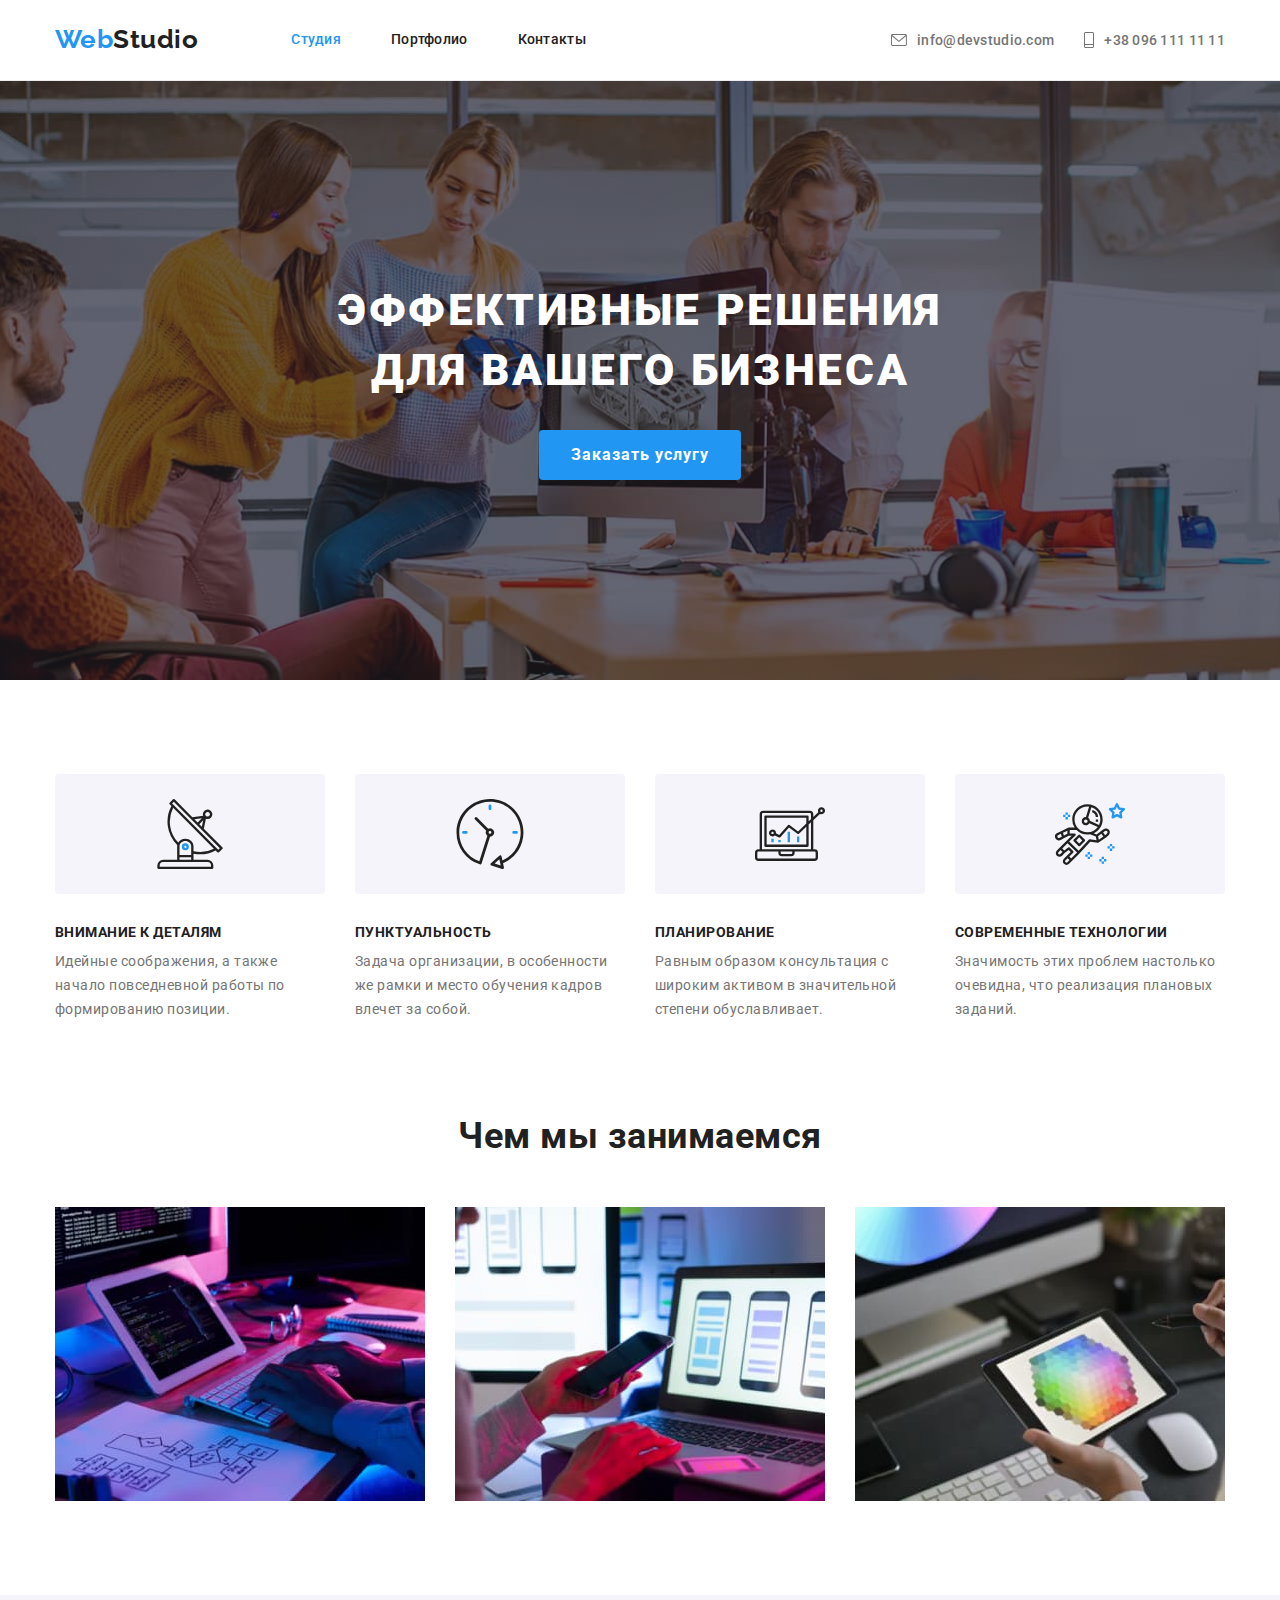
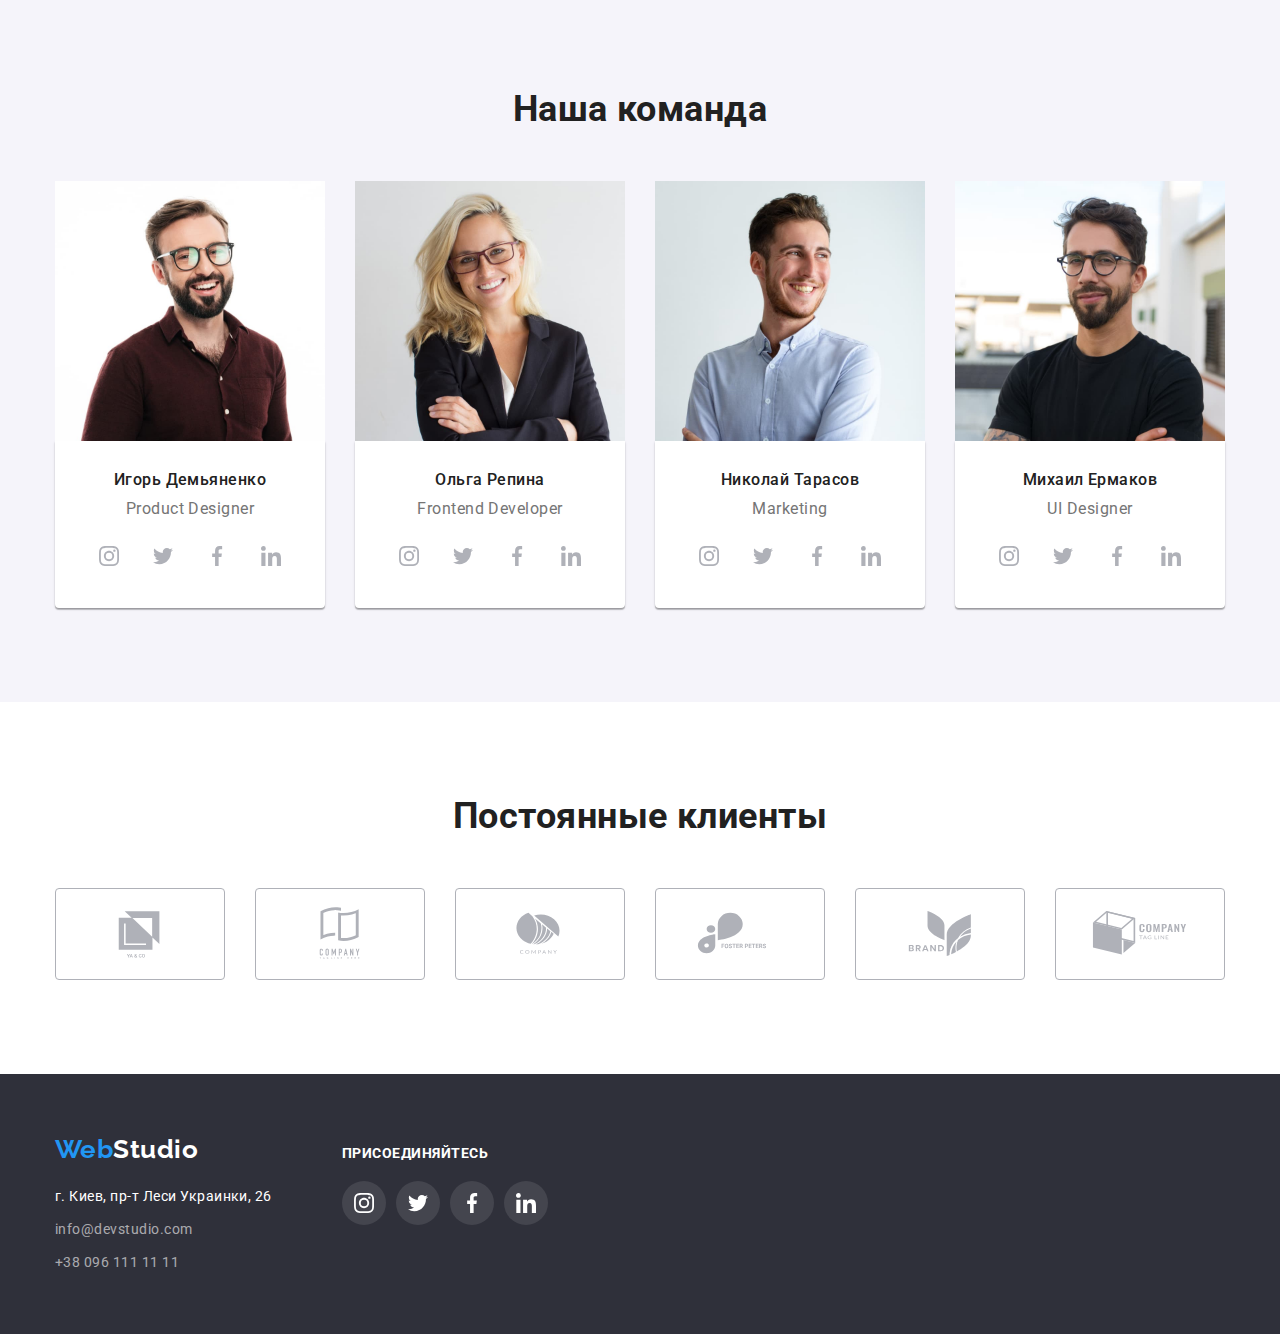
<file: index.html>
<!DOCTYPE html>
<html lang="ru">
  <head>
    <meta charset="UTF-8" />
    <meta http-equiv="X-UA-Compatible" content="IE=edge" />
    <meta name="viewport" content="width=device-width, initial-scale=1.0" />
    <title>Document</title>
    <link rel="preconnect" href="https://fonts.googleapis.com" />
    <link rel="preconnect" href="https://fonts.gstatic.com" crossorigin />
    <link
      href="https://fonts.googleapis.com/css2?family=Raleway:wght@700&family=Roboto:wght@400;500;700;900&display=swap"
      rel="stylesheet"
    />
    <link rel="stylesheet" href="./css/modern-normalize.css" />
    <link rel="stylesheet" href="./css/styles.css" />
  </head>
  <body class="page">
    <!--Шапка-->
    <header class="header">
      <div class="container header-conteiner">
        <a class="link logo" href="./">
          <span class="logo-web">Web</span><span class="logo-header-studio">Studio</span>
        </a>

        <nav class="nav">
          <ul class="list site-nav">
            <li class="item">
              <a class="link current" href="./index.html">Студия</a>
            </li>
            <li class="item">
              <a class="link" href="./portfolio.html">Портфолио</a>
            </li>
            <li class="item">
              <a class="link" href="#">Контакты</a>
            </li>
          </ul>
        </nav>

        <ul class="list header-contacts">
          <li class="item header-contacts-item">
            <a class="link header-contacts-link" href="mailto:info@devstudio.com">
              <svg class="icon contacts-icon mail" width="16" height="12">
                <use href="./images/icons.svg#icon-envelope"></use>
              </svg>
              info@devstudio.com</a
            >
          </li>
          <li class="item header-contacts-item">
            <a class="link header-contacts-link" href="tel:+380961111111">
              <svg class="icon contacts-icon tel" width="10" height="16">
                <use href="./images/icons.svg#icon-Vector"></use>
              </svg>
              +38 096 111 11 11</a
            >
          </li>
        </ul>
      </div>
    </header>
    <main>
      <!--Герой-->
      <section class="hero">
        <h1 class="hero-title">Эффективные решения для вашего бизнеса</h1>
        <button class="button primary active" type="button">Заказать услугу</button>
      </section>
      <!--Особенности-->
      <section class="section feature">
        <div class="container">
          <h2 class="section-title visually-hidden">Особенности</h2>
          <ul class="list feature-list">
            <li class="item">
              <div class="thumb">
                <svg class="icon feature-icon" width="70" height="70">
                  <use href="./images/icons.svg#icon-antenna"></use>
                </svg>
              </div>
              <h3 class="feature-title">Внимание к деталям</h3>
              <p class="feature-text">
                Идейные соображения, а также начало повседневной работы по формированию позиции.
              </p>
            </li>
            <li class="item">
              <div class="thumb">
                <svg class="icon feature-icon" width="70" height="70">
                  <use href="./images/icons.svg#icon-clock"></use>
                </svg>
              </div>
              <h3 class="feature-title">Пунктуальность</h3>
              <p class="feature-text">
                Задача организации, в особенности же рамки и место обучения кадров влечет за собой.
              </p>
            </li>
            <li class="item">
              <div class="thumb">
                <svg class="icon feature-icon" width="70" height="70">
                  <use href="./images/icons.svg#icon-diagram"></use>
                </svg>
              </div>
              <h3 class="feature-title">Планирование</h3>
              <p class="feature-text">
                Равным образом консультация с широким активом в значительной степени обуславливает.
              </p>
            </li>
            <li class="item">
              <div class="thumb">
                <svg class="icon feature-icon" width="70" height="70">
                  <use href="./images/icons.svg#icon-astronaut"></use>
                </svg>
              </div>
              <h3 class="feature-title">Современные технологии</h3>
              <p class="feature-text">
                Значимость этих проблем настолько очевидна, что реализация плановых заданий.
              </p>
            </li>
          </ul>
        </div>
      </section>
      <!--Чем мы занимаемся-->
      <section class="section work">
        <div class="container">
          <h2 class="section-title">Чем мы занимаемся</h2>
          <ul class="list work-list">
            <li class="item">
              <img src="./images/img1.jpg" alt="Стол с компьютерами" width="370" height="294" />
            </li>

            <li class="item">
              <img src="./images/img2.jpg" alt="На столе ноутбук " width="370" height="294" />
            </li>

            <li class="item">
              <img src="./images/img3.jpg" alt="Руки держат планшет" width="370" height="294" />
            </li>
          </ul>
        </div>
      </section>
      <!--Наша команда-->
      <section class="section team">
        <div class="container">
          <h2 class="section-title">Наша команда</h2>
          <ul class="list team-list">
            <li class="item team-item">
              <img
                src="./images/foto1.jpg"
                alt="Мужчина в очках и коричневой рубашке"
                width="270"
                height="260"
              />
              <div class="worker">
                <h3 class="team-title">Игорь Демьяненко</h3>
                <p class="team-text" lang="en">Product Designer</p>
                <ul class="list social-list">
                  <li class="item social-item">
                    <a class="social-link" href="#">
                      <svg class="icon social-icon" width="20" height="20">
                        <use href="./images/icons.svg#icon-instagram"></use>
                      </svg>
                    </a>
                  </li>
                  <li class="item social-item">
                    <a class="social-link" href="#">
                      <svg class="icon social-icon" width="20" height="20">
                        <use href="./images/icons.svg#icon-twitter"></use>
                      </svg>
                    </a>
                  </li>
                  <li class="item social-item">
                    <a class="social-link" href="#">
                      <svg class="icon social-icon" width="20" height="20">
                        <use href="./images/icons.svg#icon-facebook"></use>
                      </svg>
                    </a>
                  </li>
                  <li class="item social-item">
                    <a class="social-link" href="#">
                      <svg class="icon social-icon" width="20" height="20">
                        <use href="./images/icons.svg#icon-linkedin"></use>
                      </svg>
                    </a>
                  </li>
                </ul>
              </div>
            </li>

            <li class="item team-item">
              <img
                src="./images/foto2.jpg"
                alt="Девушка блондинка в очках и черном пиджаке"
                width="270"
                height="260"
              />
              <div class="worker">
                <h3 class="team-title">Ольга Репина</h3>
                <p class="team-text" lang="en">Frontend Developer</p>
                <ul class="list social-list">
                  <li class="item social-item">
                    <a class="social-link" href="#">
                      <svg class="icon social-icon" width="20" height="20">
                        <use href="./images/icons.svg#icon-instagram"></use>
                      </svg>
                    </a>
                  </li>
                  <li class="item social-item">
                    <a class="social-link" href="#">
                      <svg class="icon social-icon" width="20" height="20">
                        <use href="./images/icons.svg#icon-twitter"></use>
                      </svg>
                    </a>
                  </li>
                  <li class="item social-item">
                    <a class="social-link" href="#">
                      <svg class="icon social-icon" width="20" height="20">
                        <use href="./images/icons.svg#icon-facebook"></use>
                      </svg>
                    </a>
                  </li>
                  <li class="item social-item">
                    <a class="social-link" href="#">
                      <svg class="icon social-icon" width="20" height="20">
                        <use href="./images/icons.svg#icon-linkedin"></use>
                      </svg>
                    </a>
                  </li>
                </ul>
              </div>
            </li>

            <li class="item team-item">
              <img
                src="./images/foto3.jpg"
                alt="Улыбающийся парень в белой рубашке"
                width="270"
                height="260"
              />
              <div class="worker">
                <h3 class="team-title">Николай Тарасов</h3>
                <p class="team-text" lang="en">Marketing</p>
                <ul class="list social-list">
                  <li class="item social-item">
                    <a class="social-link" href="#">
                      <svg class="icon social-icon" width="20" height="20">
                        <use href="./images/icons.svg#icon-instagram"></use>
                      </svg>
                    </a>
                  </li>
                  <li class="item social-item">
                    <a class="social-link" href="#">
                      <svg class="icon social-icon" width="20" height="20">
                        <use href="./images/icons.svg#icon-twitter"></use>
                      </svg>
                    </a>
                  </li>
                  <li class="item social-item">
                    <a class="social-link" href="#">
                      <svg class="icon social-icon" width="20" height="20">
                        <use href="./images/icons.svg#icon-facebook"></use>
                      </svg>
                    </a>
                  </li>
                  <li class="item social-item">
                    <a class="social-link" href="#">
                      <svg class="icon social-icon" width="20" height="20">
                        <use href="./images/icons.svg#icon-linkedin"></use>
                      </svg>
                    </a>
                  </li>
                </ul>
              </div>
            </li>

            <li class="item team-item">
              <img
                src="./images/foto4.jpg"
                alt="Парень в очьках и черной футболке"
                width="270"
                height="260"
              />
              <div class="worker">
                <h3 class="team-title">Михаил Ермаков</h3>
                <p class="team-text" lang="en">UI Designer</p>
                <ul class="list social-list">
                  <li class="item social-item">
                    <a class="social-link" href="#">
                      <svg class="icon social-icon" width="20" height="20">
                        <use href="./images/icons.svg#icon-instagram"></use>
                      </svg>
                    </a>
                  </li>
                  <li class="item social-item">
                    <a class="social-link" href="#">
                      <svg class="icon social-icon" width="20" height="20">
                        <use href="./images/icons.svg#icon-twitter"></use>
                      </svg>
                    </a>
                  </li>
                  <li class="item social-item">
                    <a class="social-link" href="#">
                      <svg class="icon social-icon" width="20" height="20">
                        <use href="./images/icons.svg#icon-facebook"></use>
                      </svg>
                    </a>
                  </li>
                  <li class="item social-item">
                    <a class="social-link" href="#">
                      <svg class="icon social-icon" width="20" height="20">
                        <use href="./images/icons.svg#icon-linkedin"></use>
                      </svg>
                    </a>
                  </li>
                </ul>
              </div>
            </li>
          </ul>
        </div>
      </section>
      <!--Постоянные клиенты-->
      <section class="section clients">
        <div class="container">
          <h2 class="section-title">Постоянные клиенты</h2>
          <ul class="list clients-list">
            <li class="item clients-item">
              <a class="clients-link" href="#">
                <svg class="clients-logo" width="106" height="60">
                  <use href="./images/icons.svg#icon-Logo-1"></use>
                </svg>
              </a>
            </li>
            <li class="item clients-item">
              <a class="clients-link" href="#">
                <svg class="clients-logo" width="106" height="60">
                  <use href="./images/icons.svg#icon-Logo-2"></use>
                </svg>
              </a>
            </li>
            <li class="item clients-item">
              <a class="clients-link" href="#">
                <svg class="clients-logo" width="106" height="60">
                  <use href="./images/icons.svg#icon-Logo-3"></use>
                </svg>
              </a>
            </li>
            <li class="item clients-item">
              <a class="clients-link" href="#">
                <svg class="clients-logo" width="106" height="60">
                  <use href="./images/icons.svg#icon-Logo-4"></use>
                </svg>
              </a>
            </li>
            <li class="item clients-item">
              <a class="clients-link" href="#">
                <svg class="clients-logo" width="106" height="60">
                  <use href="./images/icons.svg#icon-Logo-5"></use>
                </svg>
              </a>
            </li>
            <li class="item clients-item">
              <a class="clients-link" href="#">
                <svg class="clients-logo" width="106" height="60">
                  <use href="./images/icons.svg#icon-Logo-6"></use>
                </svg>
              </a>
            </li>
          </ul>
        </div>
      </section>
    </main>
    <!--Подвал-->
    <footer class="footer">
      <div class="container footer-container">
        <div class="address-container">
          <a class="link logo logo-footer" href="/">
            <span class="logo-web">Web</span><span class="logo-footer-studio">Studio</span>
          </a>
          <address class="address">
            <ul class="list address-list">
              <li class="item">
                <a
                  class="link map"
                  href="https://goo.gl/maps/SrT422fcNvHd7DhB6"
                  target="_blank"
                  rel="noopener noreferrer"
                  >г. Киев, пр-т Леси Украинки, 26
                </a>
              </li>
              <li class="item">
                <a class="link footer-contacts" href="mailto:info@devstudio.com"
                  >info@devstudio.com</a
                >
              </li>
              <li class="item">
                <a class="link footer-contacts" href="tel:+380961111111">+38 096 111 11 11</a>
              </li>
            </ul>
          </address>
        </div>
        <div class="footer-social">
          <h3 class="social-title">Присоединяйтесь</h3>
          <ul class="list footer-social-list">
            <li class="item footer-social-item">
              <a class="footer-social-link" href="#">
                <svg class="icon footer-social-icon" width="20" height="20">
                  <use href="./images/icons.svg#icon-instagram"></use>
                </svg>
              </a>
            </li>
            <li class="item footer-social-item">
              <a class="footer-social-link" href="#">
                <svg class="icon footer-social-icon" width="20" height="20">
                  <use href="./images/icons.svg#icon-twitter"></use>
                </svg>
              </a>
            </li>
            <li class="item footer-social-item">
              <a class="footer-social-link" href="#">
                <svg class="icon footer-social-icon" width="20" height="20">
                  <use href="./images/icons.svg#icon-facebook"></use>
                </svg>
              </a>
            </li>
            <li class="item footer-social-item">
              <a class="footer-social-link" href="#">
                <svg class="icon footer-social-icon" width="20" height="20">
                  <use href="./images/icons.svg#icon-linkedin"></use>
                </svg>
              </a>
            </li>
          </ul>
        </div>
      </div>
    </footer>
  </body>
</html>
</file>
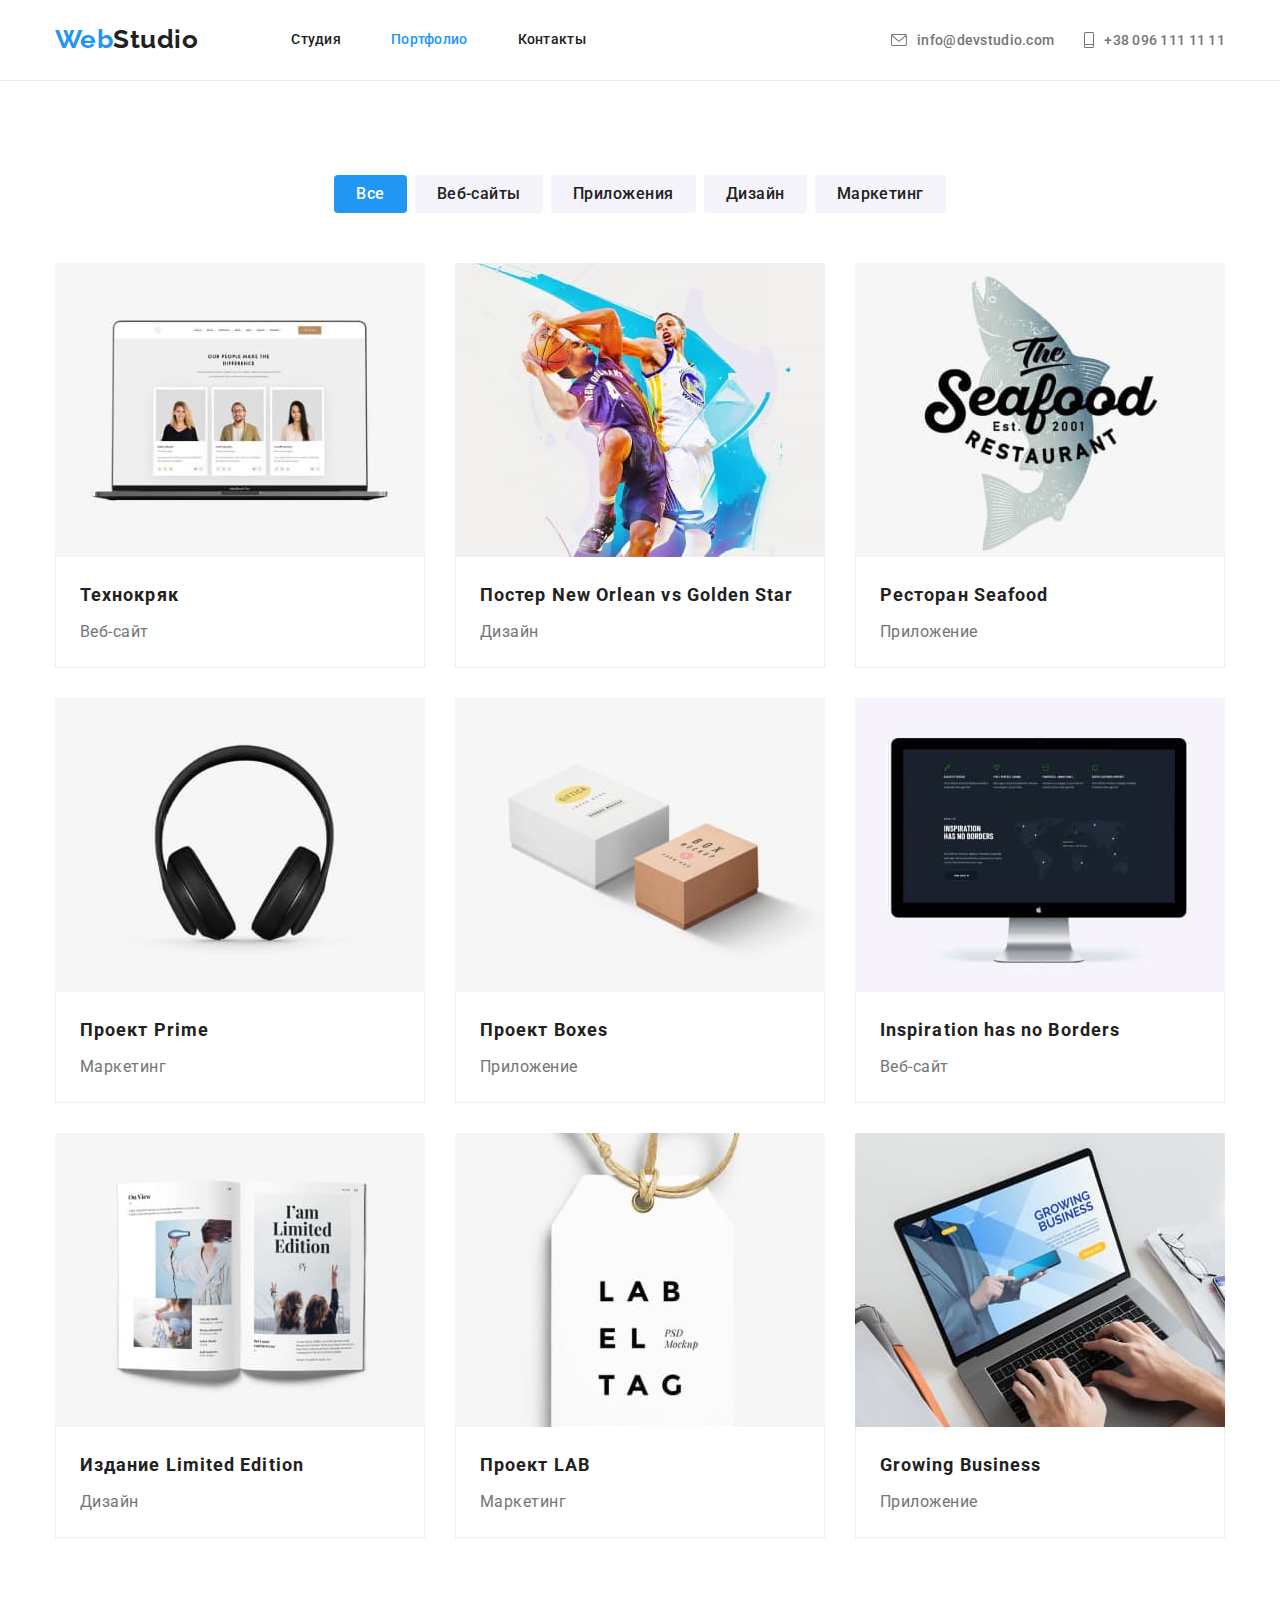
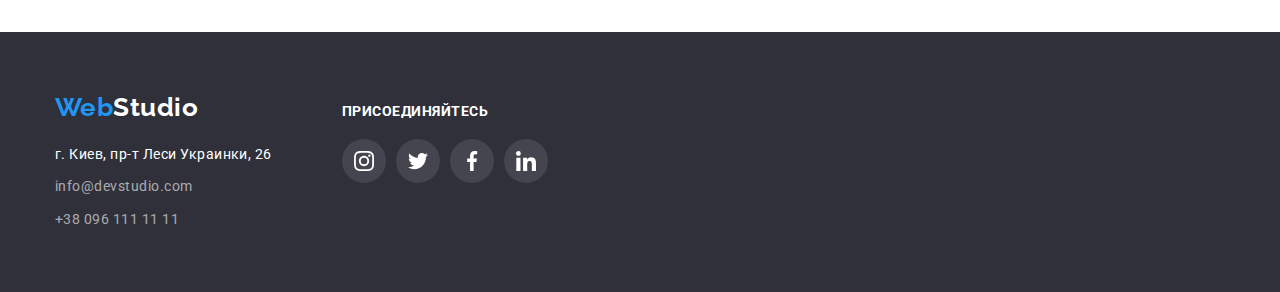
<file: portfolio.html>
<!DOCTYPE html>
<html lang="ru">
  <head>
    <meta charset="UTF-8" />
    <meta http-equiv="X-UA-Compatible" content="IE=edge" />
    <meta name="viewport" content="width=device-width, initial-scale=1.0" />
    <title>Document</title>
    <link rel="preconnect" href="https://fonts.googleapis.com" />
    <link rel="preconnect" href="https://fonts.gstatic.com" crossorigin />
    <link
      href="https://fonts.googleapis.com/css2?family=Raleway:wght@700&family=Roboto:wght@400;500;700;900&display=swap"
      rel="stylesheet"
    />
    <link rel="stylesheet" href="./css/modern-normalize.css" />
    <link rel="stylesheet" href="./css/styles.css" />
  </head>
  <body>
    <!--Шапка-->
    <header class="header">
      <div class="container header-conteiner">
        <a class="link logo" href="./">
          <span class="logo-web">Web</span><span class="logo-header-studio">Studio</span>
        </a>

        <nav class="nav">
          <ul class="list site-nav">
            <li class="item">
              <a class="link" href="./index.html">Студия</a>
            </li>
            <li class="item">
              <a class="link current" href="./portfolio.html">Портфолио</a>
            </li>
            <li class="item">
              <a class="link" href="#">Контакты</a>
            </li>
          </ul>
        </nav>

        <ul class="list header-contacts">
          <li class="item header-contacts-item">
            <a class="link header-contacts-link" href="mailto:info@devstudio.com">
              <svg class="icon contacts-icon mail" width="16" height="12">
                <use href="./images/icons.svg#icon-envelope"></use>
              </svg>
              info@devstudio.com</a
            >
          </li>
          <li class="item header-contacts-item">
            <a class="link header-contacts-link" href="tel:+380961111111">
              <svg class="icon contacts-icon tel" width="10" height="16">
                <use href="./images/icons.svg#icon-Vector"></use>
              </svg>
              +38 096 111 11 11</a
            >
          </li>
        </ul>
      </div>
    </header>
    <main>
      <section class="section portfolio">
        <div class="container">
          <h1 class="portfolio title visually-hidden">Наши работы</h1>
          <ul class="list filter-list">
            <li class="item filter-item">
              <button class="button primary" type="button">Все</button>
            </li>
            <li class="item filter-item">
              <button class="button secondary" type="button">Веб-сайты</button>
            </li>
            <li class="item filter-item">
              <button class="button secondary" type="button">Приложения</button>
            </li>
            <li class="item filter-item">
              <button class="button secondary" type="button">Дизайн</button>
            </li>
            <li class="item filter-item">
              <button class="button secondary" type="button">Маркетинг</button>
            </li>
          </ul>

          <ul class="list portfolio-list">
            <li class="item portfolio-item">
              <a class="link" href="#">
                <img
                  src="./images/project-tekhnokryak.jpg"
                  alt="Ноутбук"
                  width="370"
                  height="294"
                />
                <div class="project">
                  <h2 class="portfolio-title">Технокряк</h2>
                  <p class="portfolio-text">Веб-сайт</p>
                </div>
              </a>
            </li>

            <li class="item portfolio-item">
              <a class="link" href="#">
                <img
                  src="./images/project-poster.jpg"
                  alt="Баскетболисты"
                  width="370"
                  height="294"
                />
                <div class="project">
                  <h2 class="portfolio-title">
                    Постер <span lang="en">New Orlean vs Golden Star</span>
                  </h2>
                  <p class="portfolio-text">Дизайн</p>
                </div>
              </a>
            </li>

            <li class="item portfolio-item">
              <a class="link" href="#">
                <img src="./images/project-seafood.jpg" alt="Рыба" width="370" height="294" />
                <div class="project">
                  <h2 class="portfolio-title">Ресторан <span lang="en">Seafood</span></h2>
                  <p class="portfolio-text">Приложение</p>
                </div>
              </a>
            </li>

            <li class="item portfolio-item">
              <a class="link" href="#">
                <img src="./images/project-prime.jpg" alt="Наушники" width="370" height="294" />
                <div class="project">
                  <h2 class="portfolio-title">Проект <span lang="en">Prime</span></h2>
                  <p class="portfolio-text">Маркетинг</p>
                </div>
              </a>
            </li>

            <li class="item portfolio-item">
              <a class="link" href="#">
                <img src="./images/project-boxes.jpg" alt="Коробки" width="370" height="294" />
                <div class="project">
                  <h2 class="portfolio-title">Проект <span lang="en">Boxes</span></h2>
                  <p class="portfolio-text">Приложение</p>
                </div>
              </a>
            </li>

            <li class="item portfolio-item">
              <a class="link" href="#">
                <img src="./images/project-inspirat.jpg" alt="Компьютер" width="370" height="294" />
                <div class="project">
                  <h2 class="portfolio-title" lang="en">Inspiration has no Borders</h2>
                  <p class="portfolio-text">Веб-сайт</p>
                </div>
              </a>
            </li>

            <li class="item portfolio-item">
              <a class="link" href="#">
                <img src="./images/project-limited.jpg" alt="Книга" width="370" height="294" />
                <div class="project">
                  <h2 class="portfolio-title">Издание <span lang="en">Limited Edition</span></h2>
                  <p class="portfolio-text">Дизайн</p>
                </div>
              </a>
            </li>

            <li class="item portfolio-item">
              <a class="link" href="#">
                <img src="./images/project-lab.jpg" alt="Лейбл" width="370" height="294" />
                <div class="project">
                  <h2 class="portfolio-title">Проект <span lang="en">LAB</span></h2>
                  <p class="portfolio-text">Маркетинг</p>
                </div>
              </a>
            </li>

            <li class="item portfolio-item">
              <a class="link" href="#">
                <img src="./images/project-growing.jpg" alt="Лэптоп" width="370" height="294" />
                <div class="project">
                  <h2 class="portfolio-title" lang="en">Growing Business</h2>
                  <p class="portfolio-text">Приложение</p>
                </div>
              </a>
            </li>
          </ul>
        </div>
      </section>
    </main>
    <!--Подвал-->
    <footer class="footer">
      <div class="container footer-container">
        <div class="address-container">
          <a class="link logo logo-footer" href="/">
            <span class="logo-web">Web</span><span class="logo-footer-studio">Studio</span>
          </a>
          <address class="address">
            <ul class="list address-list">
              <li class="item">
                <a
                  class="link map"
                  href="https://goo.gl/maps/SrT422fcNvHd7DhB6"
                  target="_blank"
                  rel="noopener noreferrer"
                  >г. Киев, пр-т Леси Украинки, 26
                </a>
              </li>
              <li class="item">
                <a class="link footer-contacts" href="mailto:info@devstudio.com"
                  >info@devstudio.com</a
                >
              </li>
              <li class="item">
                <a class="link footer-contacts" href="tel:+380961111111">+38 096 111 11 11</a>
              </li>
            </ul>
          </address>
        </div>
        <div class="footer-social">
          <h3 class="social-title">Присоединяйтесь</h3>
          <ul class="list footer-social-list">
            <li class="item footer-social-item">
              <a class="footer-social-link" href="#">
                <svg class="icon footer-social-icon" width="20" height="20">
                  <use href="./images/icons.svg#icon-instagram"></use>
                </svg>
              </a>
            </li>
            <li class="item footer-social-item">
              <a class="footer-social-link" href="#">
                <svg class="icon footer-social-icon" width="20" height="20">
                  <use href="./images/icons.svg#icon-twitter"></use>
                </svg>
              </a>
            </li>
            <li class="item footer-social-item">
              <a class="footer-social-link" href="#">
                <svg class="icon footer-social-icon" width="20" height="20">
                  <use href="./images/icons.svg#icon-facebook"></use>
                </svg>
              </a>
            </li>
            <li class="item footer-social-item">
              <a class="footer-social-link" href="#">
                <svg class="icon footer-social-icon" width="20" height="20">
                  <use href="./images/icons.svg#icon-linkedin"></use>
                </svg>
              </a>
            </li>
          </ul>
        </div>
      </div>
    </footer>
  </body>
</html>
</file>
<file: css/styles.css>
:root {
  --primary-text-color: #757575;
  --title-text-color: #212121;
  --accent-color: #2196f3;
  --white-color: #ffffff;
  --dark-background-color: #2f303a;
  --secondary-background-color: #f5f4fa;
  --footer-contacts-color: rgba(255, 255, 255, 0.6);
  --button-primary-hover: #188ce8;
  --border-bottom-color: #ececec;
  --border-project: #eeeeee;
  --color-icon: #afb1b8;
}

p,
h1,
h2,
h3,
h4,
h5,
h6 {
  margin: 0;
}

ul {
  margin: 0;
  padding: 0;
}

body {
  background: var(--white-color);
  color: var(--primary-text-color);
  font-family: Roboto, sans-serif;
  letter-spacing: 0.03em;
}

.link {
  text-decoration: none;
}

.list {
  padding: 0;
  margin: 0;

  list-style: none;
}

.visually-hidden {
  position: absolute;
  width: 1px;
  height: 1px;
  margin: -1px;
  border: 0;
  padding: 0;
  clip: rect(0 0 0 0);
  overflow: hidden;
}

img {
  display: block;
  max-width: 100%;
}

/* Container */
.container {
  width: 1200px;
  padding-right: 15px;
  padding-left: 15px;
  margin-right: auto;
  margin-left: auto;
}

/* Header */
.header {
  padding-top: 24px;
  padding-bottom: 25px;
  border-bottom: 1px solid var(--border-bottom-color);
}
.header-conteiner {
  display: flex;
  align-items: center;
}

/* Logo */
.logo {
  font-family: Raleway, sans-serif;
  font-weight: bold;
  font-size: 26px;
  line-height: 1.2;
}
.logo-web {
  color: var(--accent-color);
}
.logo-header-studio {
  color: var(--title-text-color);
}
.logo-footer-studio {
  color: var(--white-color);
}

/* Site nav */
.nav {
  display: flex;
}
.site-nav {
  display: flex;
  margin-left: 93px;
}
.site-nav .item:not(:last-child) {
  margin-right: 50px;
}
.site-nav .link {
  padding-top: 32px;
  padding-bottom: 32px;

  color: var(--title-text-color);
  font-weight: 500;
  font-size: 14px;
  line-height: 1.15;
  letter-spacing: 0.02em;
}
.site-nav .link:hover,
.site-nav .link:focus {
  color: var(--accent-color);
}
.site-nav .link.current {
  color: var(--accent-color);
}

/*Header contacts*/
.header-contacts {
  display: flex;
  margin-left: auto;
}
.header-contacts-item {
  display: flex;
  align-items: center;
  height: 16px;
}
.header-contacts-item:not(:last-child) {
  margin-right: 30px;
}
.header-contacts-link {
  display: flex;
  align-items: center;
  padding-top: 32px;
  padding-bottom: 32px;

  color: var(--primary-text-color);
  font-weight: 500;
  font-size: 14px;
  line-height: 1.15;
  letter-spacing: 0.02em;
}
.header-contacts-link:hover,
.header-contacts-link:focus {
  color: var(--accent-color);
}
.contacts-icon {
  margin-right: 10px;
}

/*Icon header*/
.icon.mail {
  fill: currentColor;
}
.icon.tel {
  fill: currentColor;
}

/*Hero*/
.hero {
  padding-top: 200px;
  padding-bottom: 200px;

  background-color: var(--dark-background-color);
  text-align: center;

  max-width: 1600px;
  margin-left: auto;
  margin-right: auto;
  background-image: linear-gradient(rgba(47, 48, 58, 0.4), rgba(47, 48, 58, 0.4)),
    url(../images/hero.jpg);
  background-position: center;
  background-repeat: no-repeat;
  background-size: cover;
}
.hero-title {
  max-width: 700px;
  margin-right: auto;
  margin-left: auto;
  margin-top: 0;
  margin-bottom: 30px;

  color: var(--white-color);
  font-weight: 900;
  font-size: 44px;
  line-height: 1.35;
  letter-spacing: 0.06em;
  text-transform: uppercase;
}

/* Section */
.section {
  padding-top: 94px;
  padding-bottom: 94px;
}
.section.feature {
  padding-bottom: 0;
}
.section-title {
  margin-bottom: 50px;

  color: var(--title-text-color);
  font-size: 36px;
  line-height: 1.15;
  text-align: center;
}

/*Features*/
.feature-list {
  display: flex;
  margin-left: -30px;
}
.feature-list .item {
  flex-basis: calc(100% / 4 -30px);
  margin-left: 30px;
}
.feature-title {
  margin-bottom: 10px;

  color: var(--title-text-color);
  font-size: 14px;
  line-height: 1.15;
  text-transform: uppercase;
}
.feature-text {
  font-size: 14px;
  line-height: 1.7;
}

/*Icon feature*/
.thumb {
  display: flex;
  justify-content: center;
  background-color: var(--secondary-background-color);
  padding-top: 25px;
  padding-right: 100px;
  padding-bottom: 25px;
  padding-left: 100px;
  margin-bottom: 30px;
  border-radius: 4px;
}

/* Work */
.work-list {
  display: flex;
  margin-left: -30px;
}
.work-list .item {
  flex-basis: calc(100% / 3 - 30px);
  margin-left: 30px;
}

/*Our team*/
.team-list {
  display: flex;
  margin-left: -30px;
  margin-top: -30px;
}
.team-item {
  flex-basis: calc(100% / 3 - 30px);
  margin-left: 30px;
  margin-top: 30px;
}
.worker {
  padding-top: 30px;
  padding-right: 32px;
  padding-bottom: 30px;
  padding-left: 32px;
  border-bottom-right-radius: 4px;
  border-bottom-left-radius: 4px;
  box-shadow: 0px 1px 3px rgba(0, 0, 0, 0.12), 0px 1px 1px rgba(0, 0, 0, 0.14),
    0px 2px 1px rgba(0, 0, 0, 0.2);

  background-color: var(--white-color);
}
.team {
  background-color: var(--secondary-background-color);
}
.team-title {
  margin-bottom: 10px;

  color: var(--title-text-color);
  font-weight: 500;
  font-size: 16px;
  line-height: 1.18;
  text-align: center;
}
.team-text {
  font-size: 16px;
  line-height: 1.18;
  text-align: center;
  margin-bottom: 16px;
}

/*Social icon*/
.social-link {
  width: 44px;
  height: 44px;
  display: flex;
  justify-content: center;
  align-items: center;
  border-radius: 50%;
  color: var(--color-icon);
}
.social-link:hover,
.social-link:focus {
  background-color: var(--accent-color);
  color: var(--white-color);
}
.social-list {
  display: flex;
  justify-content: center;
}

.social-item + .social-item {
  margin-left: 10px;
}
.social-icon {
  fill: currentColor;
}

/*Clients*/
.clients-list {
  display: flex;
  justify-content: center;
}
.clients-link {
  width: 170px;
  height: 92px;
  display: flex;
  justify-content: center;
  align-items: center;
  border: 1px solid var(--color-icon);
  border-radius: 4px;
  color: var(--color-icon);
}
.clients-link:hover,
.clients-link:focus {
  color: var(--accent-color);
  border: 1px solid var(--accent-color);
}
.clients-logo {
  fill: currentColor;
}
.clients-item:not(:last-child) {
  margin-right: 30px;
}

/*Footer*/
.logo-footer {
  display: block;
  margin-bottom: 20px;
}
.footer {
  padding-top: 60px;
  padding-bottom: 60px;

  background-color: var(--dark-background-color);
}
.address {
  font-style: normal;
  font-weight: normal;
  font-size: 14px;
  line-height: 1.7;
}
.address-list {
  display: block;
}
.address-list .item:not(:last-child) {
  margin-bottom: 9px;
}
.address .map {
  color: var(--white-color);
}
.footer-contacts.link {
  color: var(--footer-contacts-color);
}
.footer-contacts.link:hover,
.footer-contacts.link:focus {
  color: var(--accent-color);
}
.social-title {
  margin-bottom: 20px;

  color: var(--white-color);
  font-size: 14px;
  line-height: 1.15;
  text-transform: uppercase;
}
.footer-social {
  display: flex;
  flex-direction: column;
  margin-left: 70px;
}
.footer-container {
  display: flex;
  align-items: baseline;
}
.footer-social-link {
  width: 44px;
  height: 44px;
  display: flex;
  justify-content: center;
  align-items: center;
  border-radius: 50%;
  background-color: rgba(255, 255, 255, 0.1);
  color: var(--white-color);
}
.footer-social-link:hover,
.footer-social-link:focus {
  background-color: var(--accent-color);
  color: var(--white-color);
}
.footer-social-list {
  display: flex;
  justify-content: center;
}
.footer-social-item + .footer-social-item {
  margin-left: 10px;
}
.footer-social-icon {
  fill: currentColor;
}

/*Button*/
.button {
  cursor: pointer;
  border-radius: 4px;

  font-family: inherit;
}
.hero .button {
  padding-top: 10px;
  padding-right: 32px;
  padding-bottom: 10px;
  padding-left: 32px;
  border: 0;
}
.filter-list .button {
  padding-top: 6px;
  padding-right: 22px;
  padding-bottom: 6px;
  padding-left: 22px;
  border: 0;
}
.button.primary {
  background-color: var(--accent-color);
  color: var(--white-color);
  font-weight: bold;
  font-size: 16px;
  line-height: 1.9;
  align-items: center;
  letter-spacing: 0.06em;
}
.button.primary.active:hover,
.button.primary.active:focus {
  background-color: var(--button-primary-hover);
}
.filter-list .button.primary {
  font-weight: 500;
  font-size: 16px;
  line-height: 1.6;
  letter-spacing: 0.03em;
}
.button.secondary {
  background-color: var(--secondary-background-color);
  color: var(--title-text-color);

  font-weight: 500;
  font-size: 16px;
  line-height: 1.6;
  letter-spacing: 0.03em;
}
.button.secondary:hover,
.button.secondary:focus {
  background-color: var(--accent-color);
  color: var(--white-color);
}

/* Filter */
.filter-list {
  display: flex;
  justify-content: center;
  margin-bottom: 50px;
}
.filter-list .item:not(:last-child) {
  margin-right: 8px;
}
.filter-item:hover,
.filter-item:focus {
  box-shadow: 0px 3px 1px rgba(0, 0, 0, 0.1), 0px 1px 2px rgba(0, 0, 0, 0.08),
    0px 2px 2px rgba(0, 0, 0, 0.12);
}

/* Section portfolio*/
.portfolio-list {
  display: flex;
  flex-wrap: wrap;
  margin-left: -30px;
  margin-top: -30px;
}
.portfolio-item:hover,
.portfolio-item:focus {
  box-shadow: 0px 1px 1px rgba(0, 0, 0, 0.12), 0px 4px 4px rgba(0, 0, 0, 0.06),
    1px 4px 6px rgba(0, 0, 0, 0.16);
}
.portfolio-list .item {
  flex-basis: calc(100% / 3 - 30px);
  margin-left: 30px;
  margin-top: 30px;
}
.project {
  padding-top: 20px;
  padding-right: 24px;
  padding-bottom: 20px;
  padding-left: 24px;
  border-right: 1px solid var(--border-project);
  border-bottom: 1px solid var(--border-project);
  border-left: 1px solid var(--border-project);
}
.portfolio-title {
  margin-bottom: 4px;

  color: var(--title-text-color);
  font-size: 18px;
  line-height: 2;
  letter-spacing: 0.06em;
}
.portfolio-text {
  color: var(--primary-text-color);
  font-size: 16px;
  line-height: 1.87;
}
</file>
